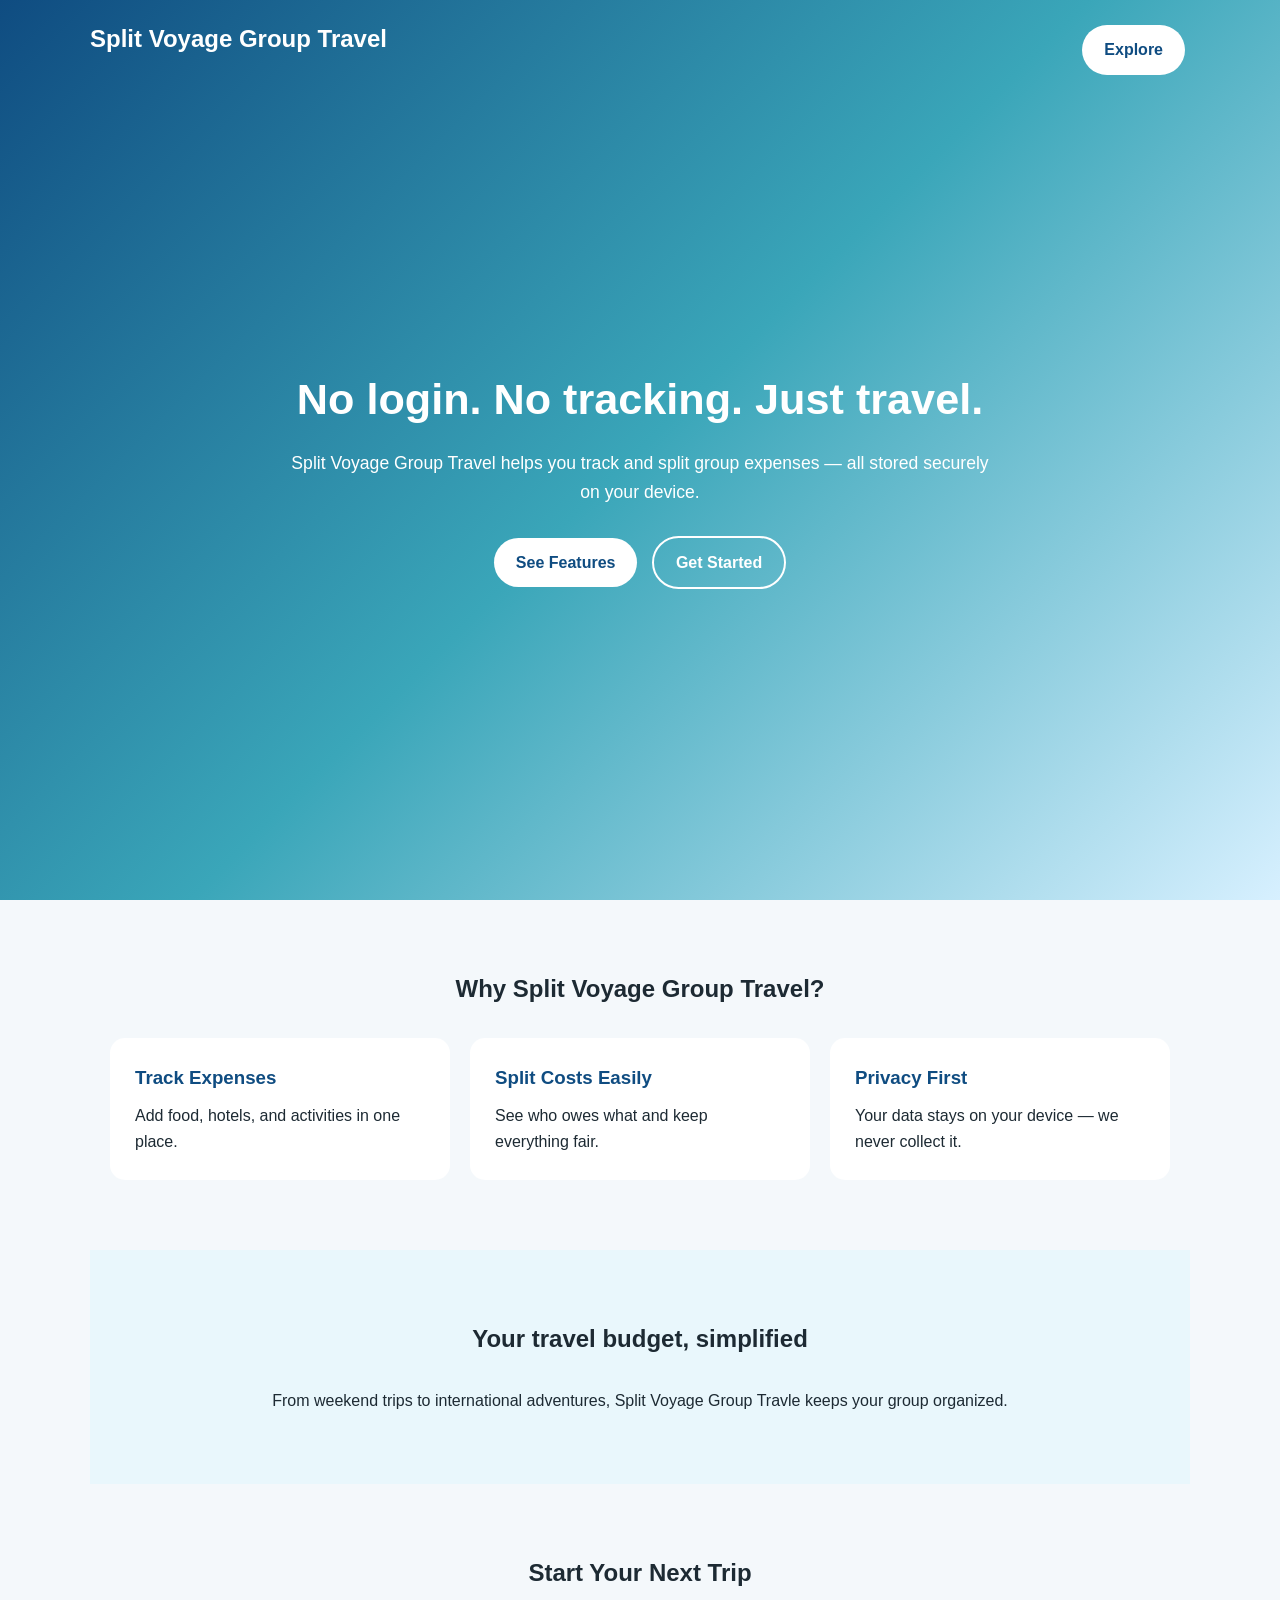
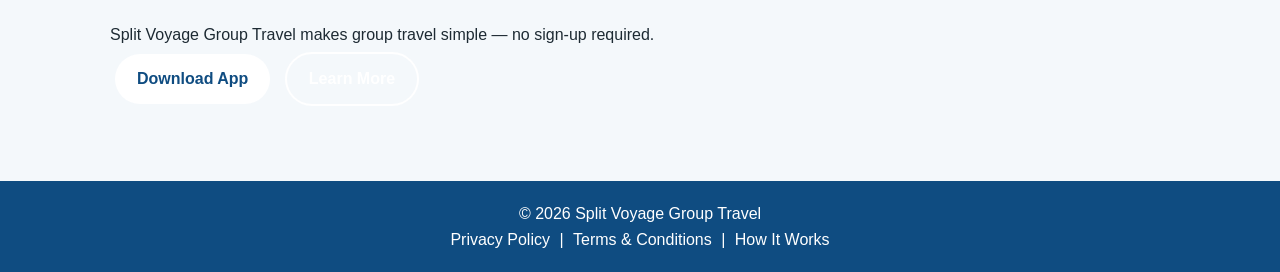
<file: index.html>
<!DOCTYPE html>
<html lang="en">
<head>
  <meta charset="UTF-8" />
  <meta name="viewport" content="width=device-width, initial-scale=1.0" />
  <title>Split Voyage Group Travel</title>
  <link rel="stylesheet" href="style.css" />
</head>
<body>

  <header class="hero">
    <nav class="nav">
      <div class="logo">Split Voyage Group Travel</div>
      <a href="#features" class="btn small">Explore</a>
    </nav>

    <div class="hero-content">
      <h1>No login. No tracking. Just travel.</h1>
      <p>
        Split Voyage Group Travel helps you track and split group expenses — all stored securely on your device.
      </p>

      <div class="hero-buttons">
        <a href="#features" class="btn">See Features</a>
        <a href="#download" class="btn btn-outline">Get Started</a>
      </div>
    </div>
  </header>

  <section class="section" id="features">
    <h2>Why Split Voyage Group Travel?</h2>

    <div class="cards">
      <div class="card">
        <h3>Track Expenses</h3>
        <p>Add food, hotels, and activities in one place.</p>
      </div>

      <div class="card">
        <h3>Split Costs Easily</h3>
        <p>See who owes what and keep everything fair.</p>
      </div>

      <div class="card">
        <h3>Privacy First</h3>
        <p>Your data stays on your device — we never collect it.</p>
      </div>
    </div>
  </section>

  <section class="section highlight">
    <div class="highlight-box">
      <h2>Your travel budget, simplified</h2>
      <p>
        From weekend trips to international adventures, Split Voyage Group Travle keeps your group organized.
      </p>
    </div>
  </section>

  <section class="section" id="download">
    <h2>Start Your Next Trip</h2>
    <p class="center-text">
      Split Voyage Group Travel makes group travel simple — no sign-up required.
    </p>

    <div class="hero-buttons">
      <a href="#" class="btn">Download App</a>
      <a href="usage.html" class="btn btn-outline">Learn More</a>
    </div>
  </section>

  <footer class="footer">
    <p>© 2026 Split Voyage Group Travel</p>

    <div>
      <a href="privacy.html">Privacy Policy</a> |
      <a href="terms.html">Terms & Conditions</a> |
      <a href="usage.html">How It Works</a>
    </div>
  </footer>

</body>
</html>
</file>
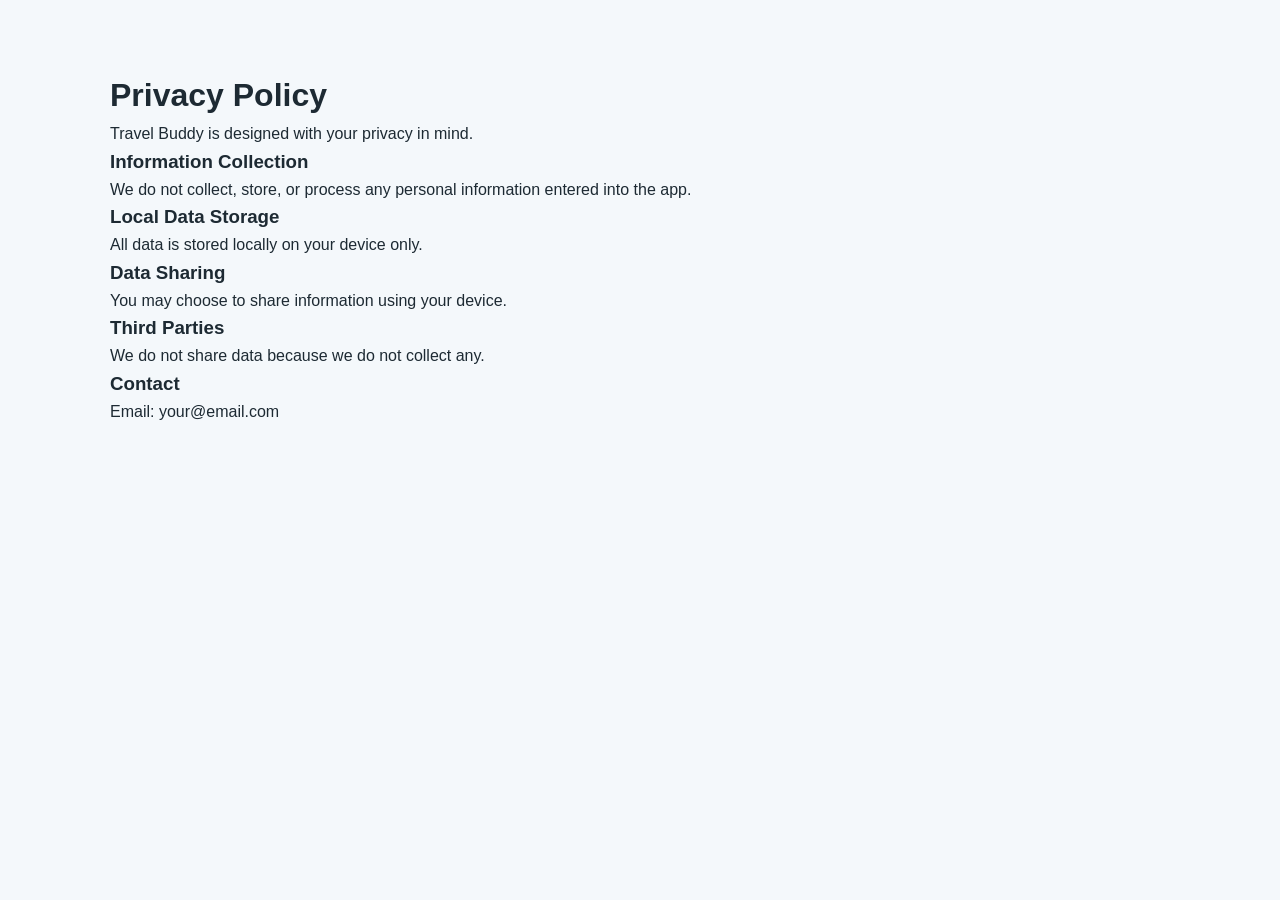
<file: privacy.html>
<!DOCTYPE html>
<html>
<head>
  <title>Privacy Policy - Split Voyage</title>
  <link rel="stylesheet" href="style.css">
</head>
<body class="section">

  <h1>Privacy Policy</h1>

  <p>Travel Buddy is designed with your privacy in mind.</p>

  <h3>Information Collection</h3>
  <p>We do not collect, store, or process any personal information entered into the app.</p>

  <h3>Local Data Storage</h3>
  <p>All data is stored locally on your device only.</p>

  <h3>Data Sharing</h3>
  <p>You may choose to share information using your device.</p>

  <h3>Third Parties</h3>
  <p>We do not share data because we do not collect any.</p>

  <h3>Contact</h3>
  <p>Email: your@email.com</p>

</body>
</html>
</file>
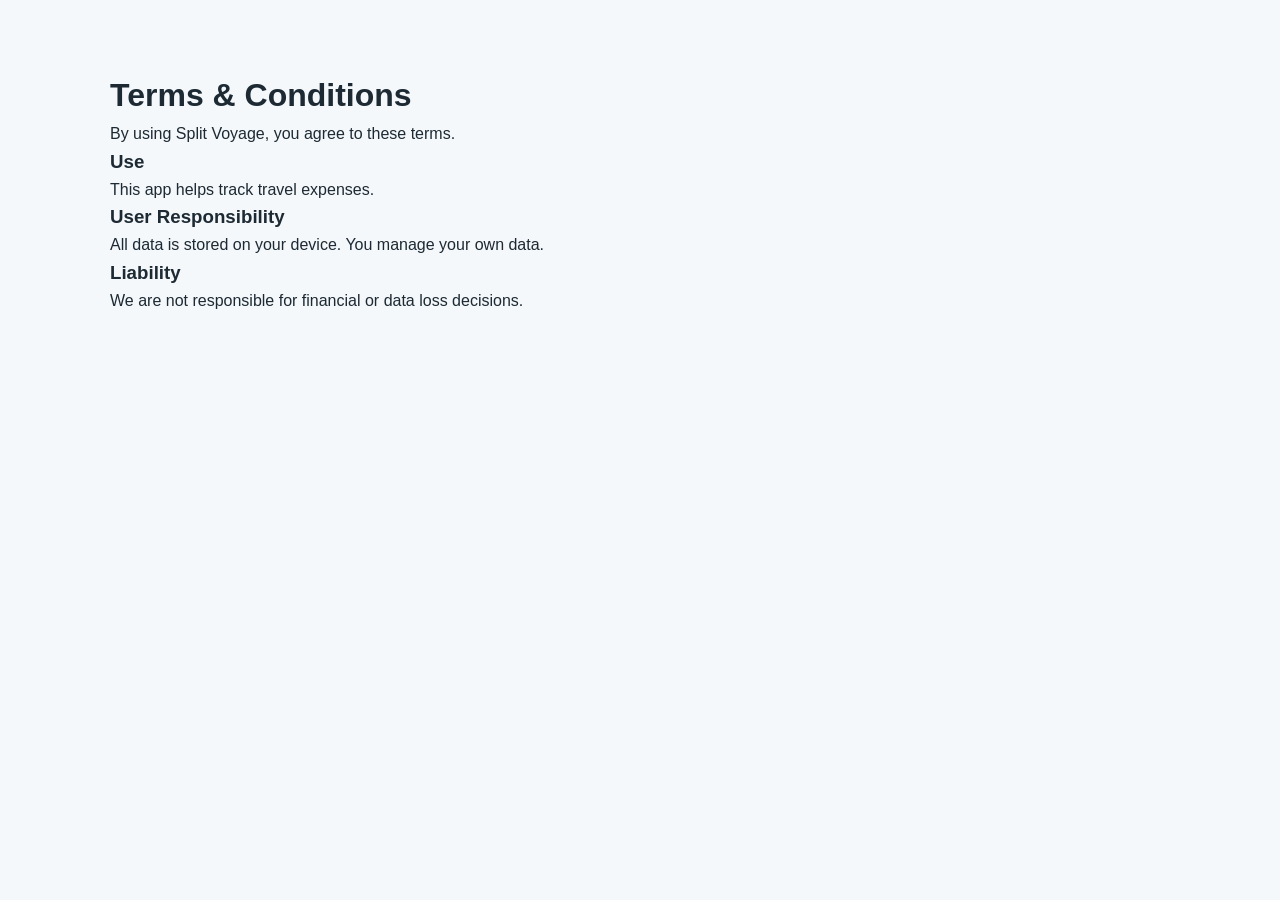
<file: terms.html>
<!DOCTYPE html>
<html>
<head>
  <title>Terms & Conditions - Split Voyage</title>
  <link rel="stylesheet" href="style.css">
</head>
<body class="section">

  <h1>Terms & Conditions</h1>

  <p>By using Split Voyage, you agree to these terms.</p>

  <h3>Use</h3>
  <p>This app helps track travel expenses.</p>

  <h3>User Responsibility</h3>
  <p>All data is stored on your device. You manage your own data.</p>

  <h3>Liability</h3>
  <p>We are not responsible for financial or data loss decisions.</p>

</body>
</html>
</file>
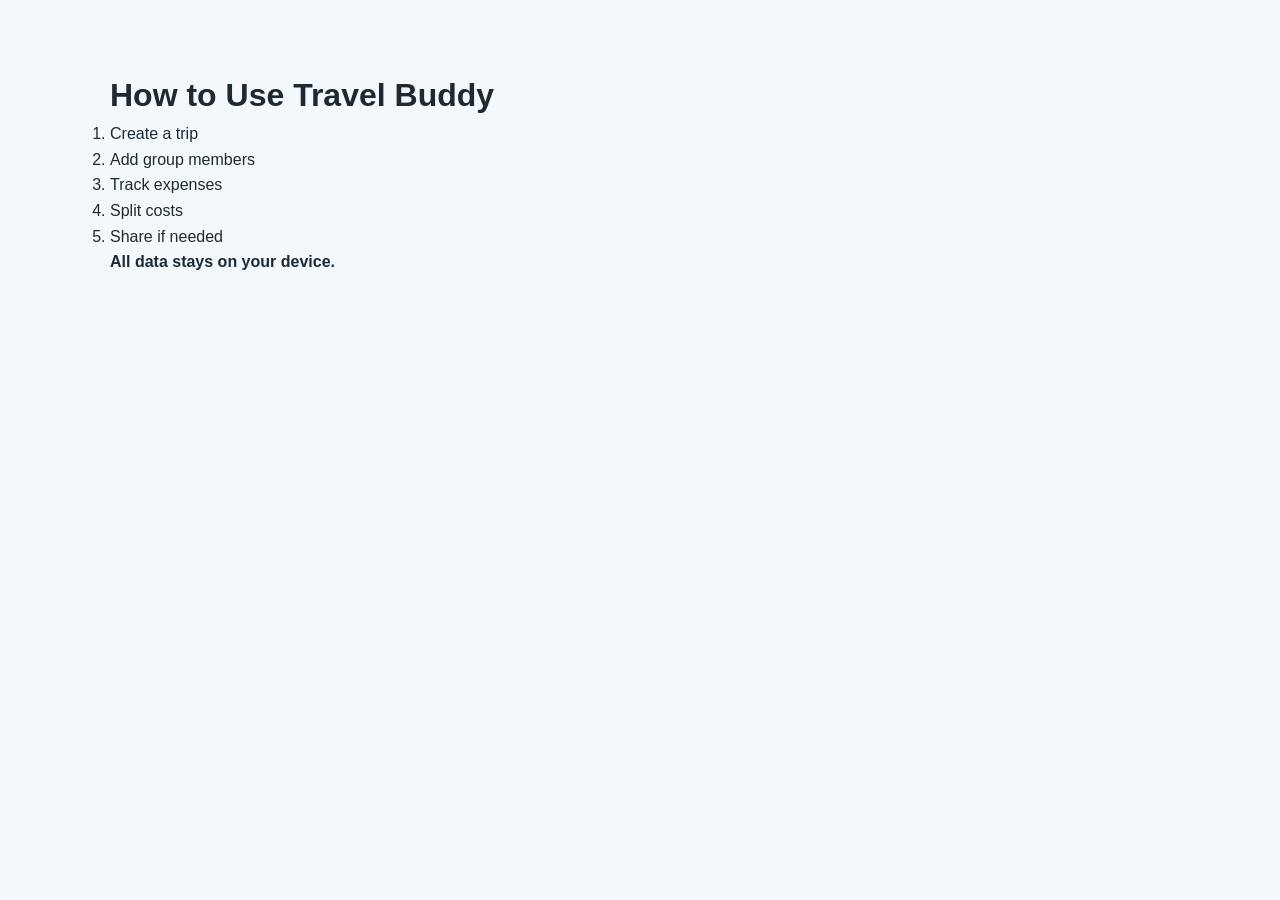
<file: usage.html>
<!DOCTYPE html>
<html>
<head>
  <title>How It Works - Travel Buddy</title>
  <link rel="stylesheet" href="style.css">
</head>
<body class="section">

  <h1>How to Use Travel Buddy</h1>

  <ol>
    <li>Create a trip</li>
    <li>Add group members</li>
    <li>Track expenses</li>
    <li>Split costs</li>
    <li>Share if needed</li>
  </ol>

  <p><strong>All data stays on your device.</strong></p>

</body>
</html>
</file>
<file: style.css>
* {
  box-sizing: border-box;
  margin: 0;
  padding: 0;
}

body {
  font-family: Arial, sans-serif;
  background: #f4f8fb;
  color: #1d2a33;
  line-height: 1.6;
}

/* HERO */
.hero {
  min-height: 100vh;
  background: linear-gradient(135deg, #0f4c81, #3aa6b9, #d7f0ff);
  color: white;
  padding: 20px;
  display: flex;
  flex-direction: column;
}

.nav {
  display: flex;
  justify-content: space-between;
  max-width: 1100px;
  margin: 0 auto;
  width: 100%;
}

.logo {
  font-weight: bold;
  font-size: 1.5rem;
}

.hero-content {
  text-align: center;
  max-width: 700px;
  margin: auto;
}

.hero-content h1 {
  font-size: 2.7rem;
  margin-bottom: 15px;
}

.hero-content p {
  margin-bottom: 25px;
  font-size: 1.1rem;
}

/* BUTTONS */
.btn {
  background: white;
  color: #0f4c81;
  padding: 12px 22px;
  border-radius: 999px;
  text-decoration: none;
  font-weight: bold;
  margin: 5px;
  display: inline-block;
}

.btn-outline {
  background: transparent;
  border: 2px solid white;
  color: white;
}

/* SECTIONS */
.section {
  padding: 70px 20px;
  max-width: 1100px;
  margin: auto;
}

.section h2 {
  text-align: center;
  margin-bottom: 30px;
}

/* CARDS */
.cards {
  display: grid;
  gap: 20px;
  grid-template-columns: repeat(auto-fit, minmax(220px, 1fr));
}

.card {
  background: white;
  padding: 25px;
  border-radius: 15px;
}

.card h3 {
  color: #0f4c81;
  margin-bottom: 10px;
}

/* HIGHLIGHT */
.highlight {
  background: #e9f7fc;
}

.highlight-box {
  text-align: center;
}

/* FOOTER */
.footer {
  text-align: center;
  padding: 20px;
  background: #0f4c81;
  color: white;
}

.footer a {
  color: white;
  text-decoration: none;
  margin: 0 5px;
}
</file>
